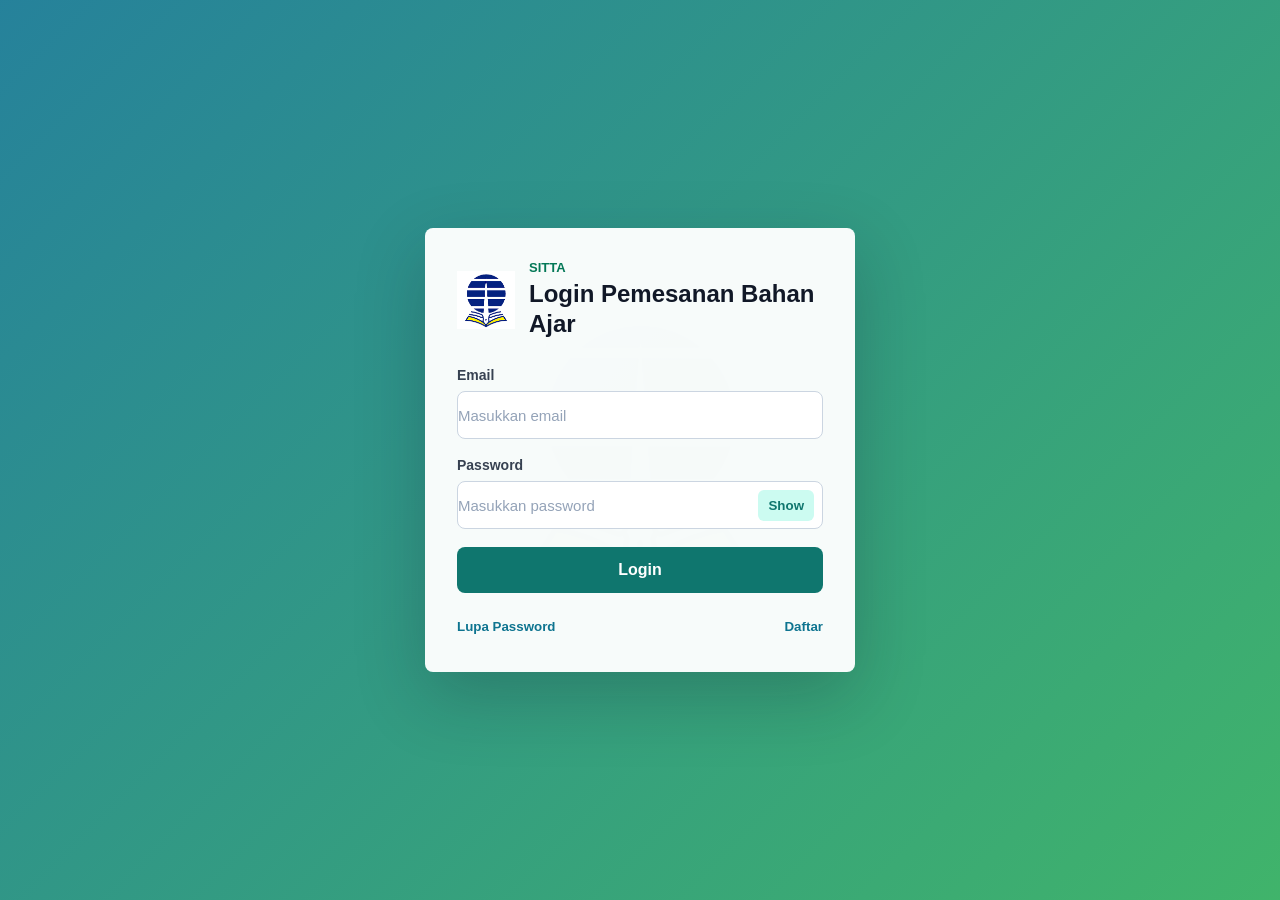
<file: index.html>
<!DOCTYPE html>
<html lang="id">

<head>
    <meta charset="UTF-8">
    <meta name="viewport" content="width=device-width, initial-scale=1.0">
    <title>Login SITTA</title>
    <link rel="stylesheet" href="css/style.css">
</head>

<body>
    <main class="login-page">
        <section class="login-card" aria-labelledby="loginTitle">
            <div class="brand">
                <img src="assets/logo-ut.png" alt="Logo Universitas Terbuka" class="brand-logo">
                <div>
                    <p class="brand-kicker">SITTA</p>
                    <h1 id="loginTitle">Login Pemesanan Bahan Ajar</h1>
                </div>
            </div>

            <form id="loginForm" class="login-form" novalidate>
                <div class="form-group">
                    <label for="email">Email</label>
                    <div class="input-wrapper">
                        <input type="email" id="email" name="email" placeholder="Masukkan email" autocomplete="email">
                    </div>
                </div>

                <div class="form-group">
                    <label for="password">Password</label>
                    <div class="input-wrapper">
                        <input type="password" id="password" name="password" placeholder="Masukkan password"
                            autocomplete="current-password">
                        <button type="button" id="togglePassword" class="toggle-password"
                            aria-label="Tampilkan password">
                            Show
                        </button>
                    </div>
                </div>

                <button type="submit" id="loginButton" class="login-button">Login</button>
            </form>

            <div class="login-actions">
                <button type="button" id="forgotPasswordButton" class="link-button">Lupa Password</button>
                <button type="button" id="registerButton" class="link-button">Daftar</button>
            </div>
        </section>
    </main>

    <div id="modalOverlay" class="modal-overlay" aria-hidden="true">
        <section class="modal-box" role="dialog" aria-modal="true" aria-labelledby="modalTitle">
            <button type="button" id="closeModalButton" class="modal-close" aria-label="Tutup popup">&times;</button>
            <h2 id="modalTitle">Informasi</h2>
            <p id="modalMessage"></p>
            <button type="button" id="modalOkButton" class="modal-button">OK</button>
        </section>
    </div>

    <script src="js/data.js"></script>
    <script src="js/index.js"></script>
</body>

</html>
</file>
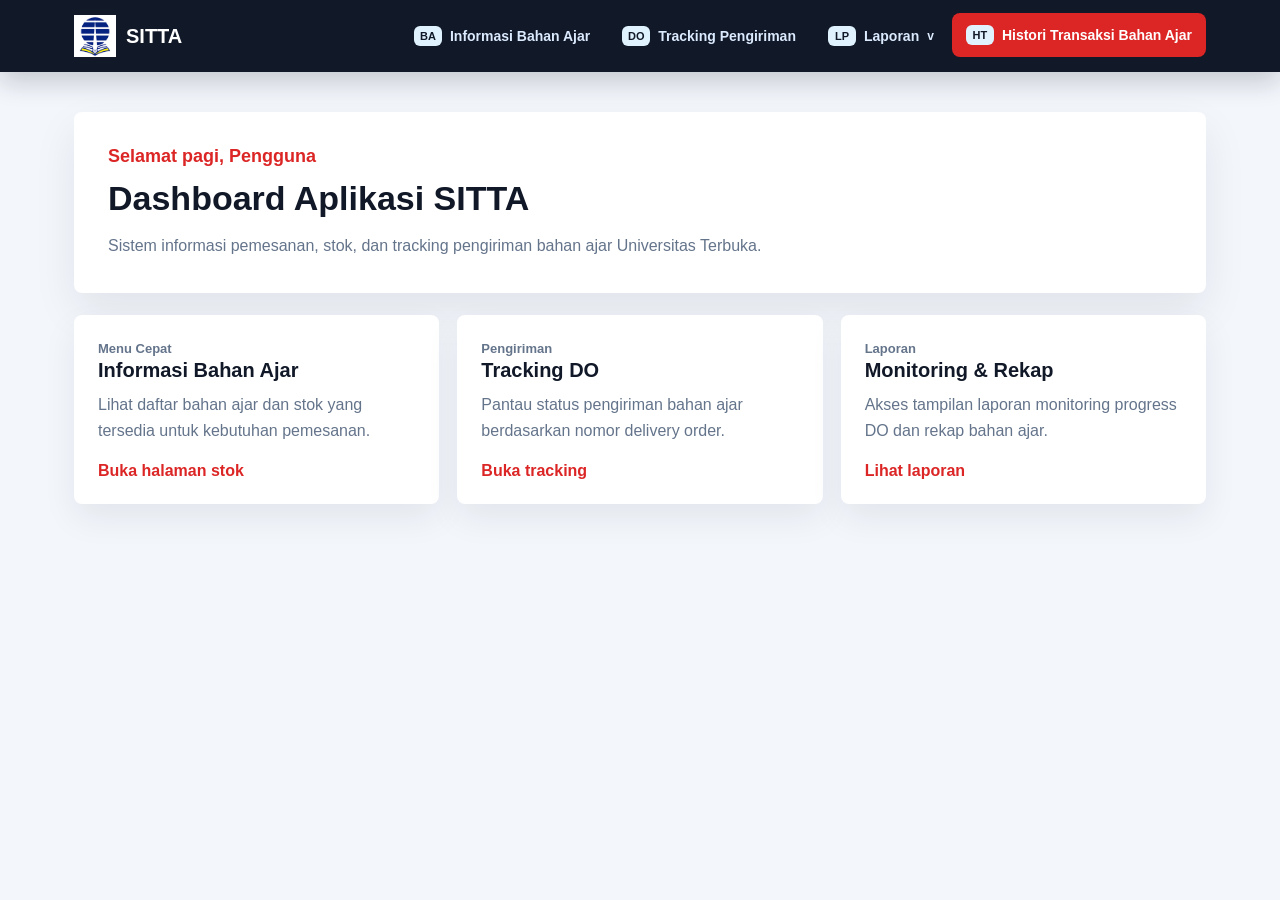
<file: dashboard.html>
<!DOCTYPE html>
<html lang="id">

<head>
    <meta charset="UTF-8">
    <meta name="viewport" content="width=device-width, initial-scale=1.0">
    <title>Dashboard SITTA</title>
    <link rel="stylesheet" href="css/style.css">
</head>

<body class="dashboard-body">
    <header class="site-header">
        <nav class="navbar" aria-label="Menu utama">
            <a href="dashboard.html" class="nav-brand">
                <img src="assets/logo-ut.png" alt="Logo Universitas Terbuka">
                <span>SITTA</span>
            </a>

            <button type="button" id="menuToggle" class="menu-toggle" aria-label="Buka menu navigasi">
                <span></span>
                <span></span>
                <span></span>
            </button>

            <ul id="navMenu" class="nav-menu">
                <li>
                    <a href="stok.html" class="nav-link">
                        <span class="nav-icon">BA</span>
                        Informasi Bahan Ajar
                    </a>
                </li>
                <li>
                    <a href="tracking.html" class="nav-link">
                        <span class="nav-icon">DO</span>
                        Tracking Pengiriman
                    </a>
                </li>
                <li class="dropdown">
                    <button type="button" id="reportDropdownButton" class="nav-link dropdown-button"
                        aria-expanded="false">
                        <span class="nav-icon">LP</span>
                        Laporan
                        <span class="dropdown-arrow">v</span>
                    </button>
                    <ul id="reportDropdownMenu" class="dropdown-menu">
                        <li><a href="#" class="dropdown-link">Monitoring Progress DO Bahan Ajar</a></li>
                        <li><a href="#" class="dropdown-link">Rekap Bahan Ajar</a></li>
                    </ul>
                </li>
                <li>
                    <a href="#" class="nav-link active">
                        <span class="nav-icon">HT</span>
                        Histori Transaksi Bahan Ajar
                    </a>
                </li>
            </ul>
        </nav>
    </header>

    <main class="dashboard-main">
        <section class="dashboard-hero" aria-labelledby="dashboardTitle">
            <div>
                <p id="greetingText" class="dashboard-greeting">Selamat datang</p>
                <h1 id="dashboardTitle">Dashboard Aplikasi SITTA</h1>
                <p id="userInfo" class="dashboard-description">
                    Sistem informasi pemesanan, stok, dan tracking pengiriman bahan ajar Universitas Terbuka.
                </p>
            </div>
        </section>

        <section class="dashboard-grid" aria-label="Ringkasan menu dashboard">
            <article class="dashboard-panel">
                <p class="panel-label">Menu Cepat</p>
                <h2>Informasi Bahan Ajar</h2>
                <p>Lihat daftar bahan ajar dan stok yang tersedia untuk kebutuhan pemesanan.</p>
                <a href="stok.html" class="panel-link">Buka halaman stok</a>
            </article>

            <article class="dashboard-panel">
                <p class="panel-label">Pengiriman</p>
                <h2>Tracking DO</h2>
                <p>Pantau status pengiriman bahan ajar berdasarkan nomor delivery order.</p>
                <a href="tracking.html" class="panel-link">Buka tracking</a>
            </article>

            <article class="dashboard-panel">
                <p class="panel-label">Laporan</p>
                <h2>Monitoring & Rekap</h2>
                <p>Akses tampilan laporan monitoring progress DO dan rekap bahan ajar.</p>
                <a href="#" class="panel-link">Lihat laporan</a>
            </article>
        </section>
    </main>

    <script src="js/dashboard.js"></script>
</body>

</html>
</file>
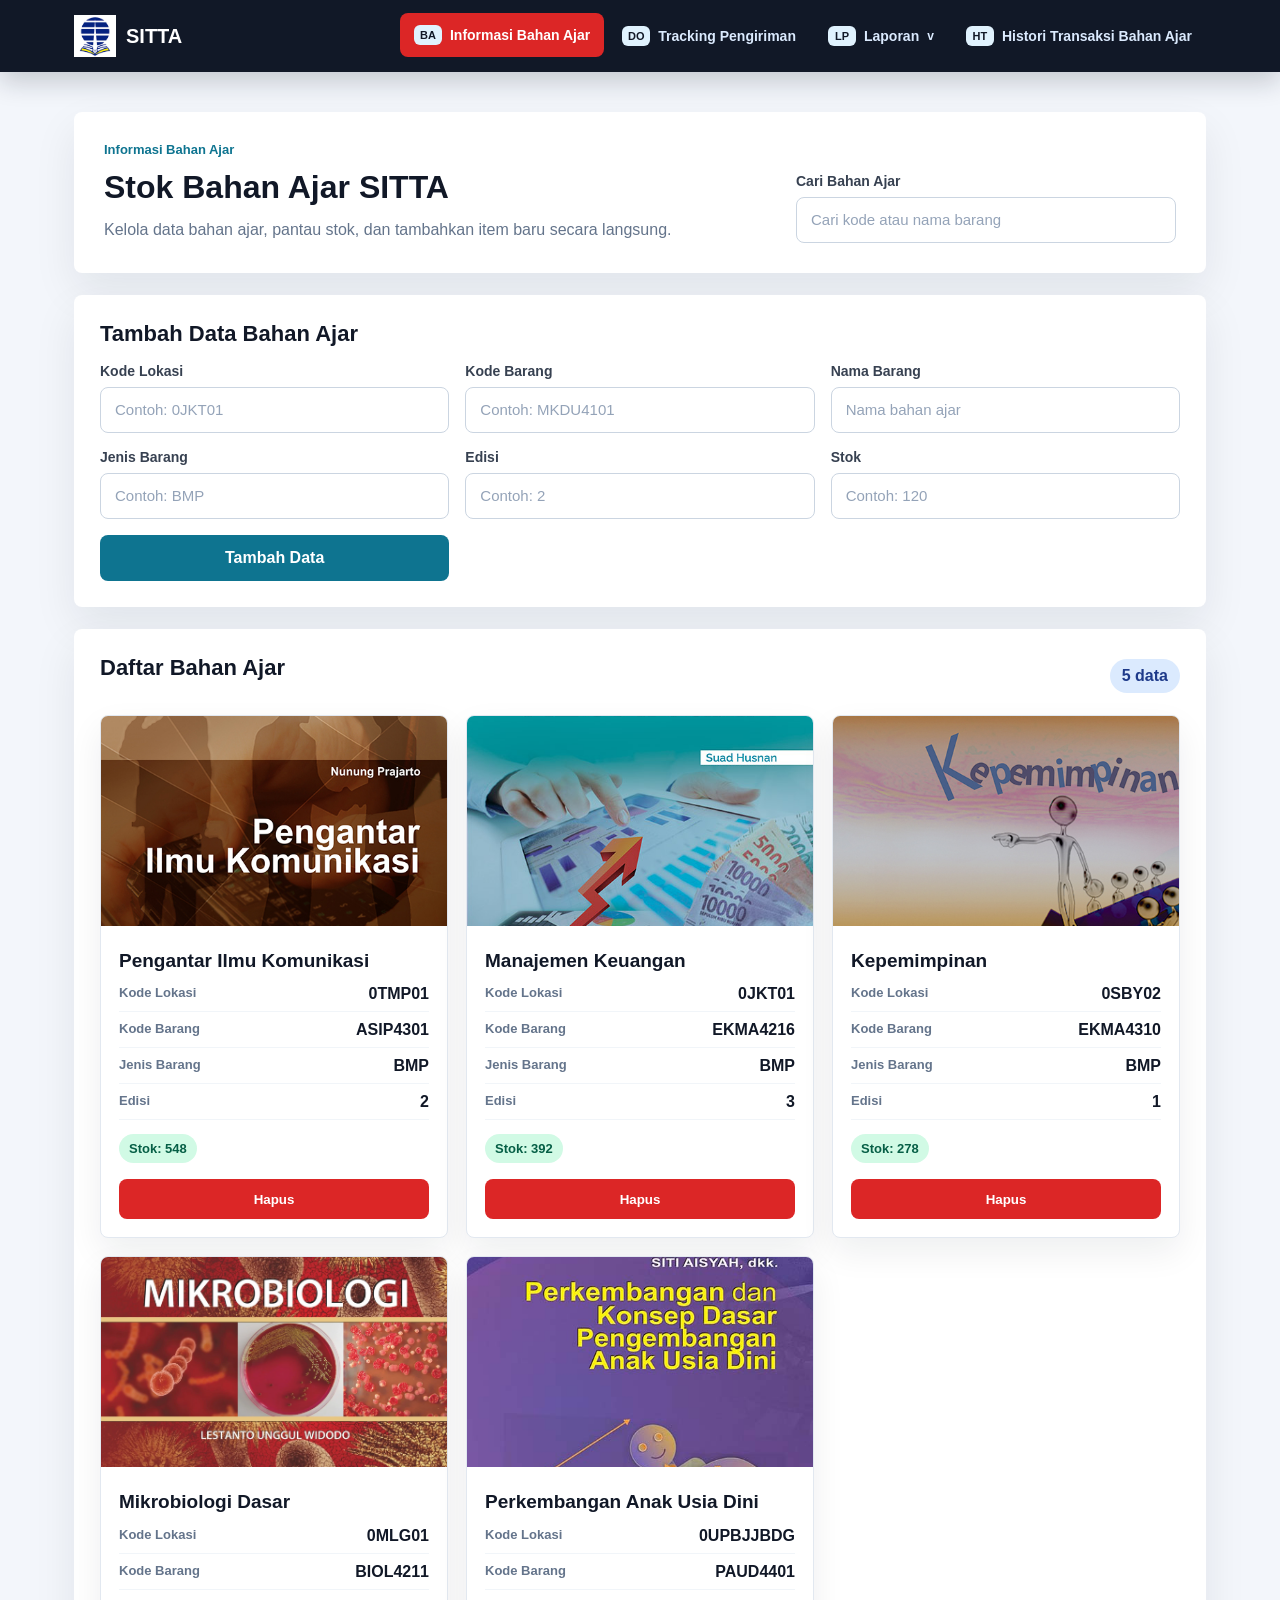
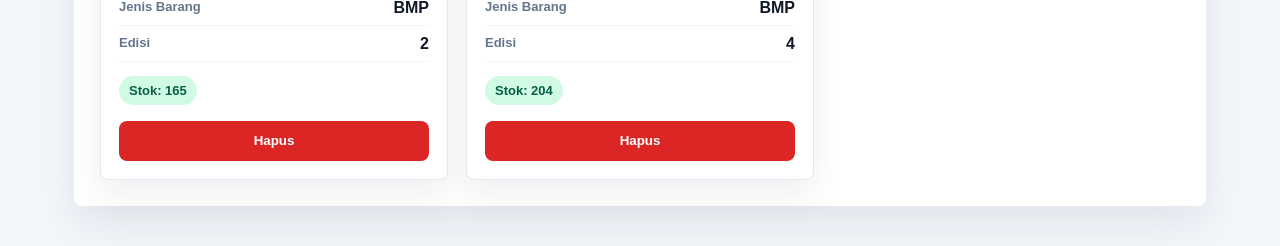
<file: stok.html>
<!DOCTYPE html>
<html lang="id">
<head>
  <meta charset="UTF-8">
  <meta name="viewport" content="width=device-width, initial-scale=1.0">
  <title>Informasi Bahan Ajar SITTA</title>
  <link rel="stylesheet" href="css/style.css">
</head>
<body class="dashboard-body">
  <header class="site-header">
    <nav class="navbar" aria-label="Menu utama">
      <a href="dashboard.html" class="nav-brand">
        <img src="assets/logo-ut.png" alt="Logo Universitas Terbuka">
        <span>SITTA</span>
      </a>

      <button type="button" id="menuToggle" class="menu-toggle" aria-label="Buka menu navigasi">
        <span></span>
        <span></span>
        <span></span>
      </button>

      <ul id="navMenu" class="nav-menu">
        <li>
          <a href="stok.html" class="nav-link active">
            <span class="nav-icon">BA</span>
            Informasi Bahan Ajar
          </a>
        </li>
        <li>
          <a href="tracking.html" class="nav-link">
            <span class="nav-icon">DO</span>
            Tracking Pengiriman
          </a>
        </li>
        <li class="dropdown">
          <button type="button" id="reportDropdownButton" class="nav-link dropdown-button" aria-expanded="false">
            <span class="nav-icon">LP</span>
            Laporan
            <span class="dropdown-arrow">v</span>
          </button>
          <ul id="reportDropdownMenu" class="dropdown-menu">
            <li><a href="#" class="dropdown-link">Monitoring Progress DO Bahan Ajar</a></li>
            <li><a href="#" class="dropdown-link">Rekap Bahan Ajar</a></li>
          </ul>
        </li>
        <li>
          <a href="#" class="nav-link">
            <span class="nav-icon">HT</span>
            Histori Transaksi Bahan Ajar
          </a>
        </li>
      </ul>
    </nav>
  </header>

  <main class="stock-main">
    <section class="stock-hero" aria-labelledby="stockTitle">
      <div>
        <p class="panel-label">Informasi Bahan Ajar</p>
        <h1 id="stockTitle">Stok Bahan Ajar SITTA</h1>
        <p class="stock-lead">Kelola data bahan ajar, pantau stok, dan tambahkan item baru secara langsung.</p>
      </div>

      <div class="stock-search">
        <label for="searchStock">Cari Bahan Ajar</label>
        <input type="text" id="searchStock" placeholder="Cari kode atau nama barang">
      </div>
    </section>

    <section class="stock-form-section" aria-labelledby="formTitle">
      <h2 id="formTitle" class="section-title">Tambah Data Bahan Ajar</h2>
      <form id="stockForm" class="stock-form" novalidate>
        <div class="stock-field">
          <label for="kodeLokasi">Kode Lokasi</label>
          <input type="text" id="kodeLokasi" placeholder="Contoh: 0JKT01">
        </div>
        <div class="stock-field">
          <label for="kodeBarang">Kode Barang</label>
          <input type="text" id="kodeBarang" placeholder="Contoh: MKDU4101">
        </div>
        <div class="stock-field">
          <label for="namaBarang">Nama Barang</label>
          <input type="text" id="namaBarang" placeholder="Nama bahan ajar">
        </div>
        <div class="stock-field">
          <label for="jenisBarang">Jenis Barang</label>
          <input type="text" id="jenisBarang" placeholder="Contoh: BMP">
        </div>
        <div class="stock-field">
          <label for="edisi">Edisi</label>
          <input type="text" id="edisi" placeholder="Contoh: 2">
        </div>
        <div class="stock-field">
          <label for="stok">Stok</label>
          <input type="text" id="stok" placeholder="Contoh: 120">
        </div>
        <button type="submit" class="stock-submit">Tambah Data</button>
      </form>
    </section>

    <section class="stock-list-section" aria-labelledby="listTitle">
      <div class="stock-list-header">
        <h2 id="listTitle" class="section-title">Daftar Bahan Ajar</h2>
        <p id="stockCount" class="stock-count">0 data</p>
      </div>
      <div id="stockList" class="stock-grid" aria-live="polite"></div>
    </section>
  </main>

  <script src="js/data.js"></script>
  <script src="js/stok.js"></script>
</body>
</html>
</file>
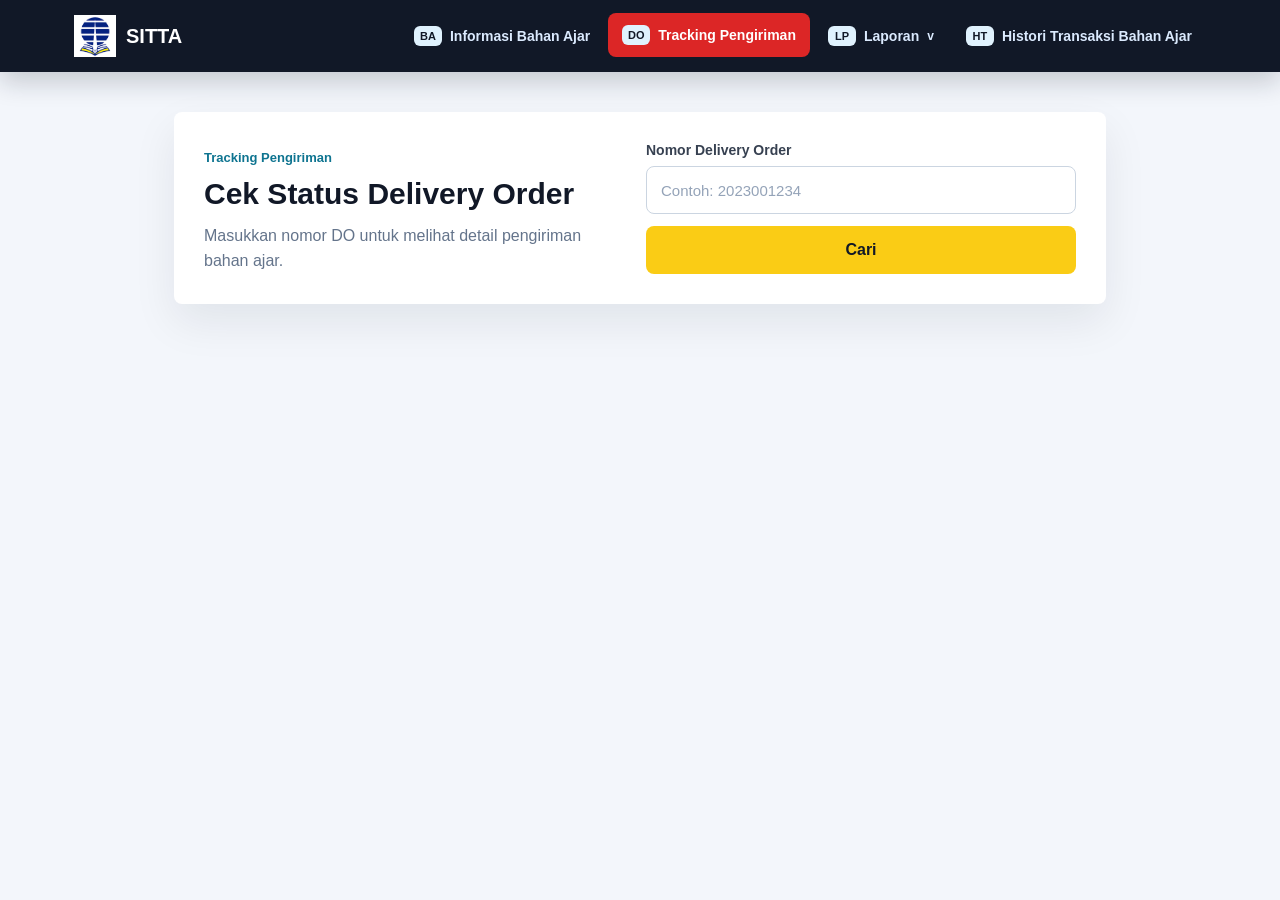
<file: tracking.html>
<!DOCTYPE html>
<html lang="id">

<head>
    <meta charset="UTF-8">
    <meta name="viewport" content="width=device-width, initial-scale=1.0">
    <title>Tracking Pengiriman SITTA</title>
    <link rel="stylesheet" href="css/style.css">
</head>

<body class="dashboard-body">
    <header class="site-header">
        <nav class="navbar" aria-label="Menu utama">
            <a href="dashboard.html" class="nav-brand">
                <img src="assets/logo-ut.png" alt="Logo Universitas Terbuka">
                <span>SITTA</span>
            </a>

            <button type="button" id="menuToggle" class="menu-toggle" aria-label="Buka menu navigasi">
                <span></span>
                <span></span>
                <span></span>
            </button>

            <ul id="navMenu" class="nav-menu">
                <li>
                    <a href="stok.html" class="nav-link">
                        <span class="nav-icon">BA</span>
                        Informasi Bahan Ajar
                    </a>
                </li>
                <li>
                    <a href="tracking.html" class="nav-link active">
                        <span class="nav-icon">DO</span>
                        Tracking Pengiriman
                    </a>
                </li>
                <li class="dropdown">
                    <button type="button" id="reportDropdownButton" class="nav-link dropdown-button"
                        aria-expanded="false">
                        <span class="nav-icon">LP</span>
                        Laporan
                        <span class="dropdown-arrow">v</span>
                    </button>
                    <ul id="reportDropdownMenu" class="dropdown-menu">
                        <li><a href="#" class="dropdown-link">Monitoring Progress DO Bahan Ajar</a></li>
                        <li><a href="#" class="dropdown-link">Rekap Bahan Ajar</a></li>
                    </ul>
                </li>
                <li>
                    <a href="#" class="nav-link">
                        <span class="nav-icon">HT</span>
                        Histori Transaksi Bahan Ajar
                    </a>
                </li>
            </ul>
        </nav>
    </header>

    <main class="tracking-main">
        <section class="tracking-search" aria-labelledby="trackingTitle">
            <div>
                <p class="panel-label">Tracking Pengiriman</p>
                <h1 id="trackingTitle">Cek Status Delivery Order</h1>
                <p class="tracking-lead">Masukkan nomor DO untuk melihat detail pengiriman bahan ajar.</p>
            </div>

            <form id="trackingForm" class="tracking-form" novalidate>
                <div class="tracking-field">
                    <label for="nomorDO">Nomor Delivery Order</label>
                    <input type="text" id="nomorDO" name="nomorDO" placeholder="Contoh: 2023001234">
                </div>
                <button type="button" id="trackingButton" class="tracking-button">Cari</button>
            </form>
        </section>

        <section id="trackingResult" class="tracking-result" aria-live="polite"></section>
    </main>

    <script src="js/data.js"></script>
    <script src="js/tracking.js"></script>
</body>

</html>
</file>
<file: css/style.css>
* {
  box-sizing: border-box;
}

body {
  margin: 0;
  min-height: 100vh;
  font-family: Arial, Helvetica, sans-serif;
  color: #1f2937;
  background:
    linear-gradient(135deg, rgba(14, 116, 144, 0.9), rgba(22, 163, 74, 0.82)),
    url("../assets/logo-ut.png") center / 280px no-repeat;
}

.dashboard-body {
  background: #f3f6fb;
}

.login-page {
  min-height: 100vh;
  display: flex;
  align-items: center;
  justify-content: center;
  padding: 24px;
}

.login-card {
  width: 100%;
  max-width: 430px;
  padding: 32px;
  border-radius: 8px;
  background: rgba(255, 255, 255, 0.96);
  box-shadow: 0 24px 70px rgba(15, 23, 42, 0.24);
  animation: fadeIn 0.55s ease;
}

.brand {
  display: flex;
  align-items: center;
  gap: 14px;
  margin-bottom: 28px;
}

.brand-logo {
  width: 58px;
  height: 58px;
  object-fit: contain;
}

.brand-kicker {
  margin: 0 0 4px;
  color: #047857;
  font-size: 13px;
  font-weight: 700;
  letter-spacing: 0;
}

h1 {
  margin: 0;
  font-size: 24px;
  line-height: 1.25;
  color: #111827;
}

.login-form {
  display: grid;
  gap: 18px;
}

.form-group {
  display: grid;
  gap: 8px;
}

label {
  font-size: 14px;
  font-weight: 700;
  color: #374151;
}

.input-wrapper {
  display: flex;
  align-items: center;
  min-height: 48px;
  border: 1px solid #cbd5e1;
  border-radius: 8px;
  background: #ffffff;
  transition: border-color 0.2s ease, box-shadow 0.2s ease;
}

.input-wrapper:focus-within {
  border-color: #0891b2;
  box-shadow: 0 0 0 4px rgba(8, 145, 178, 0.14);
}

.input-icon {
  width: 44px;
  text-align: center;
  color: #64748b;
  font-size: 18px;
}

input {
  width: 100%;
  min-width: 0;
  border: 0;
  outline: 0;
  padding: 13px 12px 13px 0;
  font-size: 15px;
  color: #111827;
  background: transparent;
}

input::placeholder {
  color: #94a3b8;
}

.toggle-password {
  margin-right: 8px;
  padding: 8px 10px;
  border: 0;
  border-radius: 6px;
  color: #0f766e;
  background: #ccfbf1;
  font-weight: 700;
  cursor: pointer;
  transition: background 0.2s ease, transform 0.2s ease;
}

.toggle-password:hover {
  background: #99f6e4;
  transform: translateY(-1px);
}

.login-button,
.modal-button {
  border: 0;
  border-radius: 8px;
  padding: 14px 18px;
  color: #ffffff;
  background: #0f766e;
  font-size: 16px;
  font-weight: 700;
  cursor: pointer;
  transition: background 0.2s ease, transform 0.2s ease, box-shadow 0.2s ease;
}

.login-button:hover,
.modal-button:hover {
  background: #115e59;
  box-shadow: 0 12px 24px rgba(15, 118, 110, 0.24);
  transform: translateY(-2px);
}

.login-button:active,
.modal-button:active {
  transform: translateY(0) scale(0.98);
}

.login-button.loading {
  opacity: 0.8;
  pointer-events: none;
}

.login-actions {
  display: flex;
  justify-content: space-between;
  gap: 12px;
  margin-top: 20px;
}

.link-button {
  border: 0;
  padding: 6px 0;
  color: #0e7490;
  background: transparent;
  font-weight: 700;
  cursor: pointer;
  transition: color 0.2s ease;
}

.link-button:hover {
  color: #155e75;
  text-decoration: underline;
}

.modal-overlay {
  position: fixed;
  inset: 0;
  display: none;
  align-items: center;
  justify-content: center;
  padding: 24px;
  background: rgba(15, 23, 42, 0.56);
}

.modal-overlay.show {
  display: flex;
}

.modal-box {
  position: relative;
  width: 100%;
  max-width: 390px;
  padding: 28px;
  border-radius: 8px;
  background: #ffffff;
  box-shadow: 0 24px 60px rgba(15, 23, 42, 0.35);
  animation: fadeIn 0.25s ease;
}

.modal-box h2 {
  margin: 0 0 10px;
  color: #111827;
  font-size: 22px;
}

.modal-box p {
  margin: 0 0 22px;
  color: #4b5563;
  line-height: 1.6;
}

.modal-close {
  position: absolute;
  top: 12px;
  right: 14px;
  border: 0;
  color: #64748b;
  background: transparent;
  font-size: 28px;
  line-height: 1;
  cursor: pointer;
}

.modal-close:hover {
  color: #111827;
}

.modal-button {
  width: 100%;
}

@keyframes fadeIn {
  from {
    opacity: 0;
    transform: translateY(12px);
  }

  to {
    opacity: 1;
    transform: translateY(0);
  }
}

@media (max-width: 480px) {
  .login-card {
    padding: 24px;
  }

  .brand {
    align-items: flex-start;
  }

  h1 {
    font-size: 21px;
  }

  .login-actions {
    flex-direction: column;
    align-items: flex-start;
  }
}

.site-header {
  position: sticky;
  top: 0;
  z-index: 10;
  background: #111827;
  box-shadow: 0 10px 26px rgba(15, 23, 42, 0.2);
}

.navbar {
  width: min(1180px, 100%);
  min-height: 72px;
  margin: 0 auto;
  padding: 0 24px;
  display: flex;
  align-items: center;
  justify-content: space-between;
  gap: 24px;
}

.nav-brand {
  display: inline-flex;
  align-items: center;
  gap: 10px;
  color: #ffffff;
  font-size: 20px;
  font-weight: 800;
  text-decoration: none;
}

.nav-brand img {
  width: 42px;
  height: 42px;
  object-fit: contain;
}

.menu-toggle {
  display: none;
  width: 42px;
  height: 42px;
  border: 1px solid rgba(255, 255, 255, 0.18);
  border-radius: 8px;
  background: transparent;
  cursor: pointer;
}

.menu-toggle span {
  display: block;
  width: 20px;
  height: 2px;
  margin: 5px auto;
  background: #ffffff;
  transition: transform 0.2s ease;
}

.nav-menu {
  margin: 0;
  padding: 0;
  display: flex;
  align-items: center;
  gap: 4px;
  list-style: none;
}

.nav-link {
  min-height: 44px;
  display: inline-flex;
  align-items: center;
  gap: 8px;
  padding: 10px 14px;
  border: 0;
  border-radius: 8px;
  color: #dbeafe;
  background: transparent;
  font: inherit;
  font-size: 14px;
  font-weight: 700;
  text-decoration: none;
  cursor: pointer;
  transition: background 0.2s ease, color 0.2s ease, transform 0.2s ease;
}

.nav-link:hover,
.nav-link.active {
  color: #ffffff;
  background: #dc2626;
  transform: translateY(-1px);
}

.nav-icon {
  min-width: 28px;
  padding: 4px 5px;
  border-radius: 6px;
  color: #111827;
  background: #e0f2fe;
  font-size: 11px;
  font-weight: 800;
  text-align: center;
}

.dropdown {
  position: relative;
}

.dropdown-button {
  font-family: Arial, Helvetica, sans-serif;
}

.dropdown-arrow {
  font-size: 12px;
  transition: transform 0.2s ease;
}

.dropdown.open .dropdown-arrow {
  transform: rotate(180deg);
}

.dropdown-menu {
  position: absolute;
  top: calc(100% + 12px);
  left: 0;
  min-width: 280px;
  margin: 0;
  padding: 8px;
  list-style: none;
  border-radius: 8px;
  background: #ffffff;
  box-shadow: 0 20px 44px rgba(15, 23, 42, 0.22);
  opacity: 0;
  visibility: hidden;
  transform: translateY(10px);
  transition: opacity 0.2s ease, transform 0.2s ease, visibility 0.2s ease;
}

.dropdown.open .dropdown-menu,
.dropdown:hover .dropdown-menu {
  opacity: 1;
  visibility: visible;
  transform: translateY(0);
}

.dropdown-link {
  display: block;
  padding: 12px 14px;
  border-radius: 6px;
  color: #1f2937;
  font-size: 14px;
  font-weight: 700;
  text-decoration: none;
  transition: background 0.2s ease, color 0.2s ease;
}

.dropdown-link:hover {
  color: #dc2626;
  background: #fef2f2;
}

.dashboard-main {
  width: min(1180px, 100%);
  margin: 0 auto;
  padding: 40px 24px;
}

.dashboard-hero {
  display: flex;
  align-items: center;
  justify-content: space-between;
  gap: 24px;
  padding: 34px;
  border-radius: 8px;
  background: #ffffff;
  box-shadow: 0 18px 44px rgba(15, 23, 42, 0.08);
  animation: fadeIn 0.45s ease;
}

.dashboard-greeting {
  margin: 0 0 10px;
  color: #dc2626;
  font-size: 18px;
  font-weight: 800;
}

.dashboard-hero h1 {
  margin: 0;
  font-size: 34px;
}

.dashboard-description {
  max-width: 720px;
  margin: 12px 0 0;
  color: #64748b;
  font-size: 16px;
  line-height: 1.7;
}

.dashboard-grid {
  display: grid;
  grid-template-columns: repeat(3, minmax(0, 1fr));
  gap: 18px;
  margin-top: 22px;
}

.dashboard-panel {
  padding: 24px;
  border-radius: 8px;
  background: #ffffff;
  box-shadow: 0 14px 34px rgba(15, 23, 42, 0.07);
  transition: transform 0.2s ease, box-shadow 0.2s ease;
}

.dashboard-panel:hover {
  transform: translateY(-4px);
  box-shadow: 0 18px 42px rgba(15, 23, 42, 0.12);
}

.panel-label {
  margin: 0 0 10px;
  color: #0e7490;
  font-size: 13px;
  font-weight: 800;
}

.dashboard-panel h2 {
  margin: 0 0 10px;
  color: #111827;
  font-size: 20px;
}

.dashboard-panel p {
  margin: 0;
  color: #64748b;
  line-height: 1.6;
}

.panel-link {
  display: inline-flex;
  margin-top: 18px;
  color: #dc2626;
  font-weight: 800;
  text-decoration: none;
}

.panel-link:hover {
  text-decoration: underline;
}

@media (max-width: 900px) {
  .menu-toggle {
    display: block;
  }

  .navbar {
    flex-wrap: wrap;
  }

  .nav-menu {
    width: 100%;
    display: none;
    flex-direction: column;
    align-items: stretch;
    padding: 0 0 16px;
  }

  .nav-menu.show {
    display: flex;
  }

  .nav-link {
    width: 100%;
    justify-content: flex-start;
  }

  .dropdown-menu {
    position: static;
    min-width: 0;
    margin-top: 8px;
    box-shadow: none;
    display: none;
  }

  .dropdown.open .dropdown-menu,
  .dropdown:hover .dropdown-menu {
    display: block;
  }

  .dashboard-grid {
    grid-template-columns: 1fr;
  }
}

@media (max-width: 560px) {
  .dashboard-main {
    padding: 24px 16px;
  }

  .dashboard-hero {
    padding: 24px;
  }

  .dashboard-hero h1 {
    font-size: 26px;
  }
}

.tracking-main {
  width: min(980px, 100%);
  margin: 0 auto;
  padding: 40px 24px;
}

.tracking-search {
  display: grid;
  grid-template-columns: minmax(0, 1fr) minmax(320px, 430px);
  gap: 28px;
  align-items: end;
  padding: 30px;
  border-radius: 8px;
  background: #ffffff;
  box-shadow: 0 18px 44px rgba(15, 23, 42, 0.08);
  animation: fadeIn 0.45s ease;
}

.tracking-search h1 {
  margin: 0;
  font-size: 30px;
}

.tracking-lead {
  margin: 10px 0 0;
  color: #64748b;
  line-height: 1.6;
}

.tracking-form {
  display: grid;
  gap: 12px;
}

.tracking-field {
  display: grid;
  gap: 8px;
}

.tracking-field input {
  min-height: 48px;
  padding: 12px 14px;
  border: 1px solid #cbd5e1;
  border-radius: 8px;
  background: #ffffff;
  transition: border-color 0.2s ease, box-shadow 0.2s ease;
}

.tracking-field input:focus {
  border-color: #2563eb;
  box-shadow: 0 0 0 4px rgba(37, 99, 235, 0.14);
}

.tracking-button {
  min-height: 48px;
  border: 0;
  border-radius: 8px;
  color: #111827;
  background: #facc15;
  font-size: 16px;
  font-weight: 800;
  cursor: pointer;
  transition: background 0.2s ease, transform 0.2s ease, box-shadow 0.2s ease;
}

.tracking-button:hover {
  background: #eab308;
  box-shadow: 0 12px 26px rgba(234, 179, 8, 0.26);
  transform: translateY(-2px);
}

.tracking-button.loading {
  opacity: 0.75;
  pointer-events: none;
}

.tracking-result {
  margin-top: 24px;
}

.tracking-result.show {
  animation: fadeIn 0.35s ease;
}

.tracking-empty {
  padding: 24px;
  border-left: 5px solid #facc15;
  border-radius: 8px;
  color: #713f12;
  background: #fefce8;
  box-shadow: 0 12px 28px rgba(15, 23, 42, 0.06);
  font-weight: 800;
}

.tracking-summary {
  display: grid;
  grid-template-columns: repeat(4, minmax(0, 1fr));
  gap: 14px;
}

.tracking-card,
.shipping-card,
.timeline-card {
  border-radius: 8px;
  background: #ffffff;
  box-shadow: 0 14px 34px rgba(15, 23, 42, 0.07);
}

.tracking-card {
  padding: 22px;
  border-top: 5px solid #2563eb;
}

.tracking-card span {
  display: block;
  margin-bottom: 8px;
  color: #64748b;
  font-size: 13px;
  font-weight: 800;
}

.tracking-card strong {
  display: block;
  color: #111827;
  font-size: 18px;
  line-height: 1.4;
}

.status-badge {
  display: inline-flex;
  width: fit-content;
  padding: 7px 10px;
  border-radius: 999px;
  color: #1e3a8a;
  background: #dbeafe;
  font-size: 14px;
  font-weight: 800;
}

.shipping-card {
  margin-top: 18px;
  padding: 24px;
}

.section-title {
  margin: 0 0 16px;
  color: #111827;
  font-size: 22px;
}

.shipping-grid {
  display: grid;
  grid-template-columns: repeat(3, minmax(0, 1fr));
  gap: 14px;
}

.shipping-item {
  padding: 16px;
  border-radius: 8px;
  background: #eff6ff;
}

.shipping-item span {
  display: block;
  margin-bottom: 8px;
  color: #1d4ed8;
  font-size: 13px;
  font-weight: 800;
}

.shipping-item strong {
  color: #111827;
}

.progress-wrap {
  margin-top: 22px;
}

.progress-header {
  display: flex;
  justify-content: space-between;
  gap: 16px;
  margin-bottom: 8px;
  color: #475569;
  font-weight: 800;
}

.progress-track {
  height: 14px;
  overflow: hidden;
  border-radius: 999px;
  background: #e2e8f0;
}

.progress-fill {
  height: 100%;
  width: 0;
  border-radius: inherit;
  background: linear-gradient(90deg, #2563eb, #facc15);
  transition: width 0.8s ease;
}

.timeline-card {
  margin-top: 18px;
  padding: 24px;
}

.timeline-list {
  position: relative;
  margin: 0;
  padding: 0 0 0 28px;
  list-style: none;
}

.timeline-list::before {
  content: "";
  position: absolute;
  top: 8px;
  bottom: 8px;
  left: 8px;
  width: 2px;
  background: #bfdbfe;
}

.timeline-item {
  position: relative;
  padding: 0 0 22px 14px;
}

.timeline-item:last-child {
  padding-bottom: 0;
}

.timeline-dot {
  position: absolute;
  top: 4px;
  left: -27px;
  width: 16px;
  height: 16px;
  border: 3px solid #ffffff;
  border-radius: 999px;
  background: #2563eb;
  box-shadow: 0 0 0 3px #bfdbfe;
}

.timeline-item.latest .timeline-dot {
  background: #facc15;
  box-shadow: 0 0 0 4px rgba(250, 204, 21, 0.3);
}

.timeline-time {
  display: block;
  margin-bottom: 5px;
  color: #1d4ed8;
  font-size: 13px;
  font-weight: 800;
}

.timeline-text {
  margin: 0;
  color: #334155;
  line-height: 1.6;
}

.timeline-item.latest .timeline-text {
  color: #111827;
  font-weight: 800;
}

@media (max-width: 860px) {
  .tracking-search,
  .tracking-summary,
  .shipping-grid {
    grid-template-columns: 1fr;
  }
}

@media (max-width: 560px) {
  .tracking-main {
    padding: 24px 16px;
  }

  .tracking-search {
    padding: 24px;
  }

  .tracking-search h1 {
    font-size: 25px;
  }
}

.stock-main {
  width: min(1180px, 100%);
  margin: 0 auto;
  padding: 40px 24px;
}

.stock-hero,
.stock-form-section,
.stock-list-section {
  border-radius: 8px;
  background: #ffffff;
  box-shadow: 0 18px 44px rgba(15, 23, 42, 0.08);
}

.stock-hero {
  display: grid;
  grid-template-columns: minmax(0, 1fr) minmax(280px, 380px);
  gap: 24px;
  align-items: end;
  padding: 30px;
  animation: fadeIn 0.45s ease;
}

.stock-hero h1 {
  margin: 0;
  font-size: 32px;
}

.stock-lead {
  margin: 10px 0 0;
  color: #64748b;
  line-height: 1.6;
}

.stock-search,
.stock-field {
  display: grid;
  gap: 8px;
}

.stock-search input,
.stock-field input {
  min-height: 46px;
  width: 100%;
  padding: 12px 14px;
  border: 1px solid #cbd5e1;
  border-radius: 8px;
  background: #ffffff;
  transition: border-color 0.2s ease, box-shadow 0.2s ease;
}

.stock-search input:focus,
.stock-field input:focus {
  border-color: #0e7490;
  box-shadow: 0 0 0 4px rgba(14, 116, 144, 0.14);
}

.stock-form-section,
.stock-list-section {
  margin-top: 22px;
  padding: 26px;
}

.stock-form {
  display: grid;
  grid-template-columns: repeat(3, minmax(0, 1fr));
  gap: 16px;
}

.stock-submit {
  align-self: end;
  min-height: 46px;
  border: 0;
  border-radius: 8px;
  color: #ffffff;
  background: #0e7490;
  font-size: 16px;
  font-weight: 800;
  cursor: pointer;
  transition: background 0.2s ease, transform 0.2s ease, box-shadow 0.2s ease;
}

.stock-submit:hover {
  background: #155e75;
  box-shadow: 0 12px 26px rgba(14, 116, 144, 0.22);
  transform: translateY(-2px);
}

.stock-list-header {
  display: flex;
  align-items: center;
  justify-content: space-between;
  gap: 16px;
  margin-bottom: 18px;
}

.stock-count {
  margin: 0;
  padding: 8px 12px;
  border-radius: 999px;
  color: #1e3a8a;
  background: #dbeafe;
  font-weight: 800;
}

.stock-grid {
  display: grid;
  grid-template-columns: repeat(3, minmax(0, 1fr));
  gap: 18px;
}

.stock-card {
  overflow: hidden;
  border: 1px solid #e2e8f0;
  border-radius: 8px;
  background: #ffffff;
  box-shadow: 0 14px 34px rgba(15, 23, 42, 0.07);
  animation: fadeIn 0.35s ease;
  transition: transform 0.2s ease, box-shadow 0.2s ease;
}

.stock-card:hover {
  transform: translateY(-4px);
  box-shadow: 0 18px 42px rgba(15, 23, 42, 0.12);
}

.stock-image {
  width: 100%;
  height: 210px;
  object-fit: cover;
  background: #e2e8f0;
}

.stock-content {
  padding: 18px;
}

.stock-title {
  margin: 0 0 12px;
  color: #111827;
  font-size: 19px;
  line-height: 1.35;
}

.stock-meta {
  display: grid;
  gap: 9px;
  margin: 0;
}

.stock-meta div {
  display: flex;
  justify-content: space-between;
  gap: 12px;
  padding-bottom: 8px;
  border-bottom: 1px solid #f1f5f9;
}

.stock-meta dt {
  color: #64748b;
  font-size: 13px;
  font-weight: 800;
}

.stock-meta dd {
  margin: 0;
  color: #111827;
  font-weight: 800;
  text-align: right;
}

.stock-badge {
  display: inline-flex;
  width: fit-content;
  margin-top: 14px;
  padding: 7px 10px;
  border-radius: 999px;
  color: #065f46;
  background: #d1fae5;
  font-size: 13px;
  font-weight: 800;
}

.stock-badge.low-stock {
  color: #991b1b;
  background: #fee2e2;
}

.stock-delete {
  width: 100%;
  margin-top: 16px;
  min-height: 40px;
  border: 0;
  border-radius: 8px;
  color: #ffffff;
  background: #dc2626;
  font-weight: 800;
  cursor: pointer;
  transition: background 0.2s ease, transform 0.2s ease;
}

.stock-delete:hover {
  background: #b91c1c;
  transform: translateY(-1px);
}

.stock-empty {
  padding: 24px;
  border-left: 5px solid #facc15;
  border-radius: 8px;
  color: #713f12;
  background: #fefce8;
  font-weight: 800;
}

@media (max-width: 960px) {
  .stock-hero,
  .stock-form,
  .stock-grid {
    grid-template-columns: 1fr;
  }
}

@media (max-width: 560px) {
  .stock-main {
    padding: 24px 16px;
  }

  .stock-hero,
  .stock-form-section,
  .stock-list-section {
    padding: 22px;
  }

  .stock-hero h1 {
    font-size: 26px;
  }

  .stock-list-header {
    align-items: flex-start;
    flex-direction: column;
  }
}
</file>
